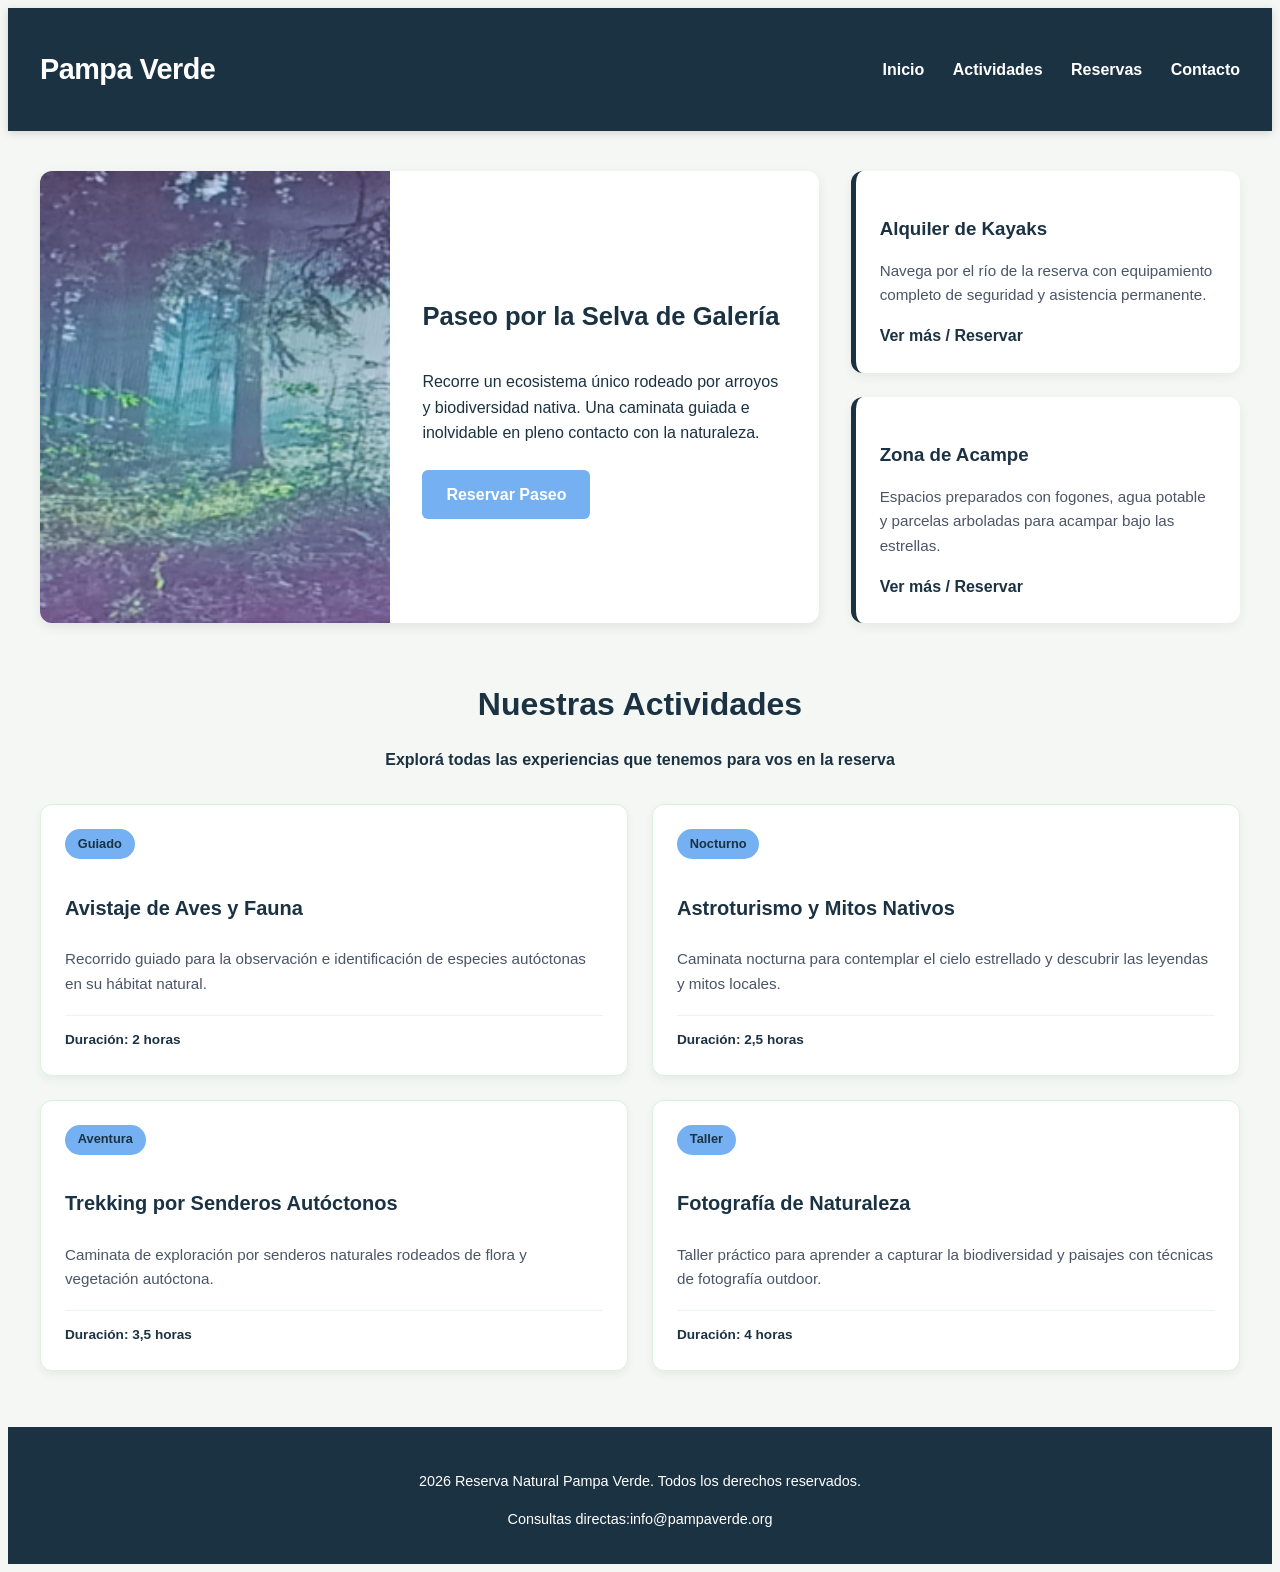
<file: index.html>
<!DOCTYPE html>
<html lang="es">
<head>
  <meta charset="UTF-8">
  <meta name="viewport" content="width=device-width, initial-scale=1.0">
  <title>Reserva Natural Pampa Verde</title>
  <link rel="stylesheet" href="estilos.css">
</head>
<body>

  <header id="cabecera">
    <div class="logo">
      <h1>Pampa Verde</h1>
    </div>
    <nav class="menu-navegacion">
      <a href="index.html">Inicio</a>
      <a href="#actividades">Actividades</a>
      <a href="reserva.html">Reservas</a>
      <a href="tel:+5491112345678">Contacto</a>
    </nav>
  </header>

  <main class="contenedor-principal">
   
    <section id="atraccion-estrella">
      <img id="foto" class="imagen-atraccion" src="foto.png" alt="Paseo por la Selva de Galería">
      <div class="contenido-atraccion">
        <h2>Paseo por la Selva de Galería</h2>
        <p>Recorre un ecosistema único rodeado por arroyos y biodiversidad nativa. Una caminata guiada e inolvidable en pleno contacto con la naturaleza.</p>
        <a href="reserva.html" class="boton-accion">Reservar Paseo</a>
      </div>
    </section>

    <aside class="columna-servicios">
      <article class="tarjeta-servicio">
        <h3>Alquiler de Kayaks</h3>
        <p>Navega por el río de la reserva con equipamiento completo de seguridad y asistencia permanente.</p>
        <a href="reserva.html" class="enlace-servicio">Ver más / Reservar</a>
      </article>

      <article class="tarjeta-servicio">
        <h3>Zona de Acampe</h3>
        <p>Espacios preparados con fogones, agua potable y parcelas arboladas para acampar bajo las estrellas.</p>
        <a href="reserva.html" class="enlace-servicio">Ver más / Reservar</a>
      </article>
    </aside>

  </main>

  <section id="actividades" class="seccion-actividades">
    <div class="encabezado-seccion">
      <h2>Nuestras Actividades</h2>
      <p>Explorá todas las experiencias que tenemos para vos en la reserva</p>
    </div>

    <div class="grilla-actividades">

  
      <article class="tarjeta-actividad">
        <span class="categoria-actividad">Guiado</span>
        <h3>Avistaje de Aves y Fauna</h3>
        <p>Recorrido guiado para la observación e identificación de especies autóctonas en su hábitat natural.</p>
        <div class="pie-actividad">
          <span>Duración: 2 horas</span>
        </div>
      </article>

      <article class="tarjeta-actividad">
        <span class="categoria-actividad">Nocturno</span>
        <h3>Astroturismo y Mitos Nativos</h3>
        <p>Caminata nocturna para contemplar el cielo estrellado y descubrir las leyendas y mitos locales.</p>
        <div class="pie-actividad">
          <span>Duración: 2,5 horas</span>
        </div>
      </article>

      <article class="tarjeta-actividad">
        <span class="categoria-actividad">Aventura</span>
        <h3>Trekking por Senderos Autóctonos</h3>
        <p>Caminata de exploración por senderos naturales rodeados de flora y vegetación autóctona.</p>
        <div class="pie-actividad">
          <span>Duración: 3,5 horas</span>
        </div>
      </article>

      <article class="tarjeta-actividad">
        <span class="categoria-actividad">Taller</span>
        <h3>Fotografía de Naturaleza</h3>
        <p>Taller práctico para aprender a capturar la biodiversidad y paisajes con técnicas de fotografía outdoor.</p>
        <div class="pie-actividad">
          <span> Duración: 4 horas</span>
        </div>
      </article>

    </div>
  </section>

  <footer id="pie-pagina">
    <p>2026 Reserva Natural Pampa Verde. Todos los derechos reservados.</p>
    <p>Consultas directas:info@pampaverde.org </p>
  </footer>

</body>
</html>
</file>
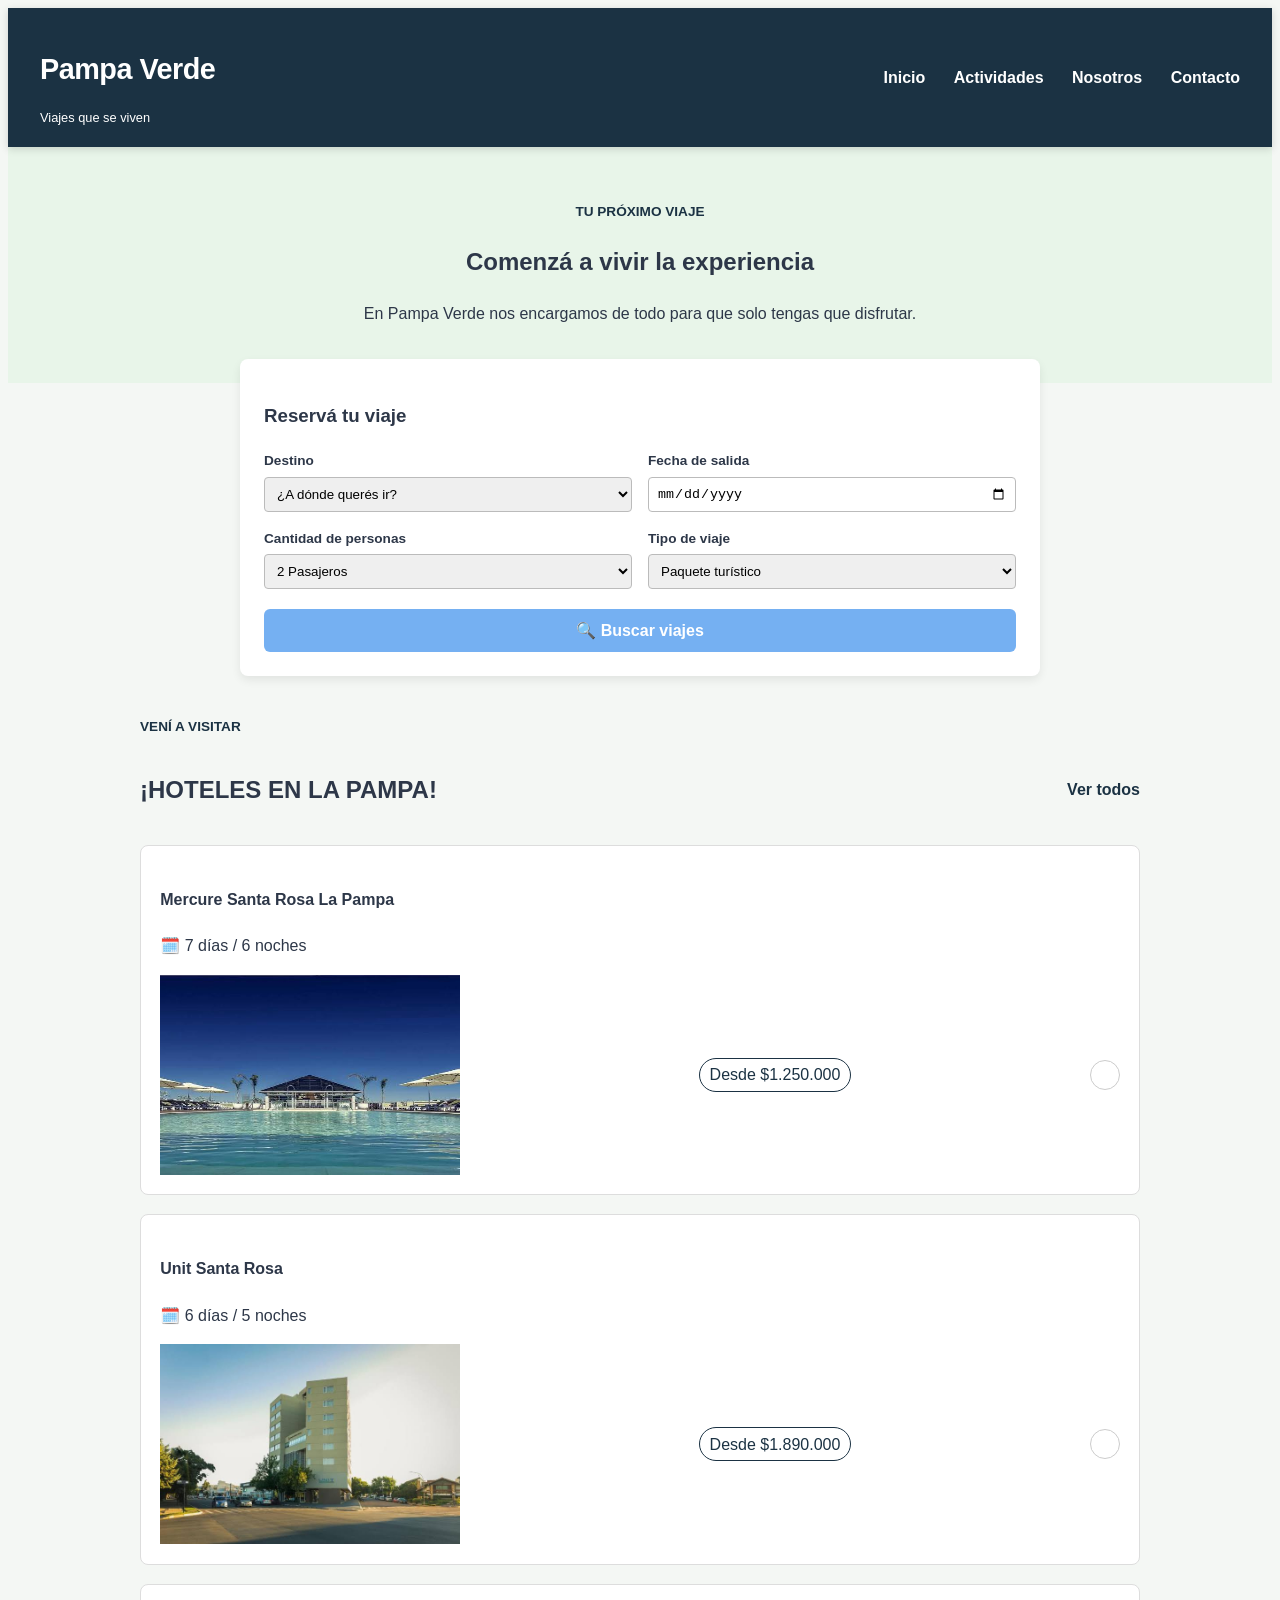
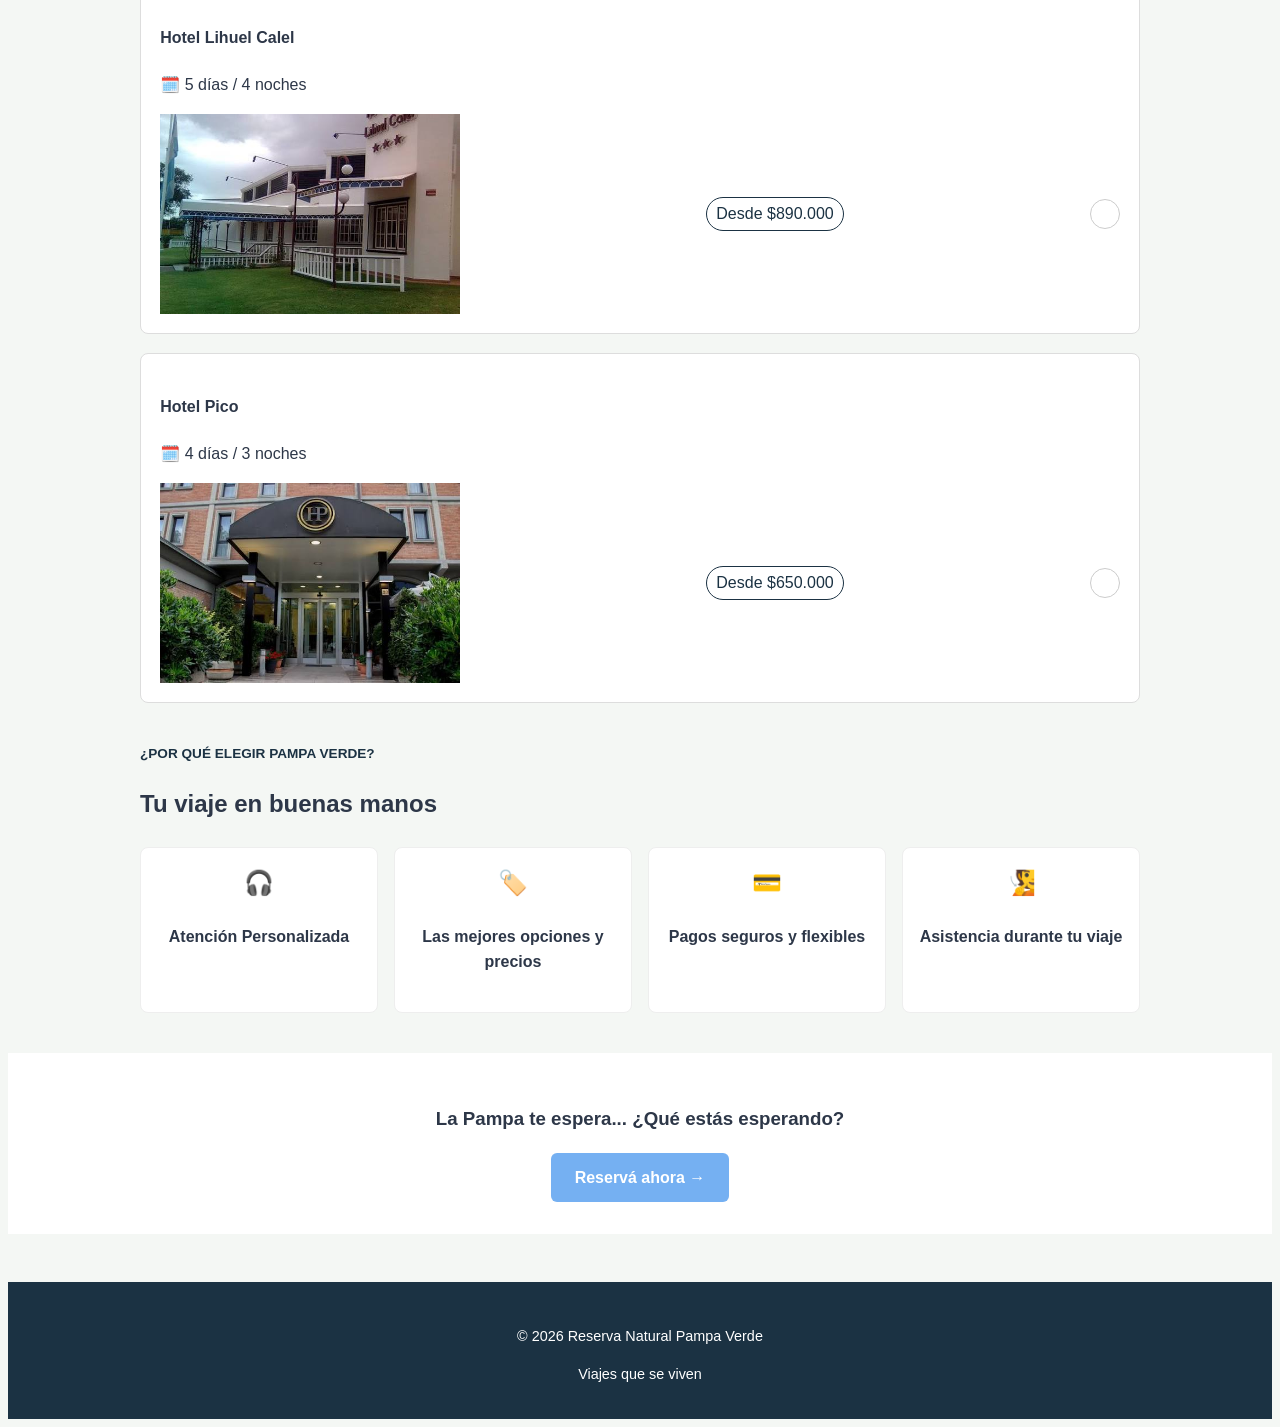
<file: reserva.html>
<!DOCTYPE html>
<html lang="es">
<head>
  <meta charset="UTF-8">
  <meta name="viewport" content="width=device-width, initial-scale=1.0">
  <title>Pampa Verde - Reservá tu viaje</title>
  <link rel="stylesheet" href="estilos.css">
</head>
<body>
  <header id="cabecera">
    <div class="logo">
      <h1>Pampa Verde</h1>
      <small>Viajes que se viven</small>
    </div>
    <nav class="menu-navegacion">
      <a href="index.html">Inicio</a>
      <a href="index.html#actividades">Actividades</a>
      <a href="#nosotros">Nosotros</a>
      <a href="tel:+5491112345678">Contacto</a>
    </nav>
  </header>

  <section class="hero-reserva">
    <p class="subtitulo">Tu próximo viaje</p>
    <h2>Comenzá a vivir la experiencia</h2>
    <p>En Pampa Verde nos encargamos de todo para que solo tengas que disfrutar.</p>
  </section>

  
  <section class="contenedor-formulario">
    <form class="caja-reserva">
      <h3>Reservá tu viaje</h3>
      
      <div class="grilla-formulario">
        <div class="campo">
          <label>Destino</label>
          <select>
            <option>¿A dónde querés ir?</option>
            <option>Paseo por la Selva de Galería</option>
            <option>Alquiler de Kayaks</option>
            <option>Zona de Acampe</option>
            <option>Avistamiento de Fauna</option>
          </select>
        </div>

        <div class="campo">
          <label>Fecha de salida</label>
          <input type="date">
        </div>

        <div class="campo">
          <label>Cantidad de personas</label>
          <select>
            <option>1 Pasajero</option>
            <option selected>2 Pasajeros</option>
            <option>3 Pasajeros</option>
            <option>4+ Pasajeros</option>
          </select>
        </div>

        <div class="campo">
          <label>Tipo de viaje</label>
          <select>
            <option>Paquete turístico</option>
            <option>Ecoturismo / Aventura</option>
            <option>Familiar</option>
          </select>
        </div>
      </div>

      <button type="submit" class="boton-buscar">🔍 Buscar viajes</button>
    </form>
  </section>

 
  <section class="seccion-destinos">
    <p class="etiqueta-sub">VENÍ A VISITAR</p>
    <div class="cabecera-destinos">
      <h2>¡HOTELES EN LA PAMPA!</h2>
      <a href="index.html#actividades" class="enlace-ver-todos">Ver todos </a>
    </div>

    <div class="grilla-cuatro-tarjetas">
      <article class="tarjeta-destino">
        <h4>Mercure Santa Rosa La Pampa</h4>
        <p>🗓️ 7 días / 6 noches</p>
        <div class="pie-tarjeta">
          <img id="hotel1" src="./Mercure Santa Rosa La Pampa.jpeg" width="300" height="200" alt="">
          <span class="precio">Desde $1.250.000</span>
          <button class="flecha"></button>
        </div>
      </article>

      <article class="tarjeta-destino">
        <h4>Unit Santa Rosa</h4>
        <p>🗓️ 6 días / 5 noches</p>
        <div class="pie-tarjeta">
          <img src="./Unit Santa Rosa.jpeg" width="300" height="200" alt="">
          <span class="precio">Desde $1.890.000</span>
          <button class="flecha"></button>
        </div>
      </article>

      <article class="tarjeta-destino">
        <h4>Hotel Lihuel Calel</h4>
        <p>🗓️ 5 días / 4 noches</p>
        <div class="pie-tarjeta">
          <img src="./Hotel Lihuel Calel.jpeg" width="300" height="200" alt="">
          <span class="precio">Desde $890.000</span>
          <button class="flecha"></button>
        </div>
      </article>

      <article class="tarjeta-destino">
        <h4>Hotel Pico</h4>
        <p>🗓️ 4 días / 3 noches</p>
        <div class="pie-tarjeta">
          <img src="./Hotel Pico.jpeg" width="300" height="200" alt="">
          <span class="precio">Desde $650.000</span>
          <button class="flecha"></button>
        </div>
      </article>
    </div>
  </section>

  
  <section class="seccion-beneficios" id="nosotros">
    <p class="etiqueta-sub">¿Por qué elegir Pampa Verde?</p>
    <h2>Tu viaje en buenas manos</h2>

    <div class="grilla-beneficios">
      <div class="item-beneficio">
        <span class="icono">🎧</span>
        <h4>Atención Personalizada</h4>
      </div>
      <div class="item-beneficio">
        <span class="icono">🏷️</span>
        <h4>Las mejores opciones y precios</h4>
      </div>
      <div class="item-beneficio">
        <span class="icono">💳</span>
        <h4>Pagos seguros y flexibles</h4>
      </div>
      <div class="item-beneficio">
        <span class="icono">🧏</span>
        <h4>Asistencia durante tu viaje</h4>
      </div>
    </div>
  </section>


  <section class="banner-cierre">
    <h3>La Pampa te espera... ¿Qué estás esperando?</h3>
    <a href="#cabecera" class="boton-accion">Reservá ahora &rarr;</a>
  </section>


  <footer id="pie-pagina">
    <p>© 2026 Reserva Natural Pampa Verde</p>
    <p>Viajes que se viven</p>
  </footer>

</body>
</html>
</file>
<file: estilos.css>
¿* {
  margin: 0;
  padding: 0;
  box-sizing: border-box;
}

html {
  scroll-behavior: smooth;
}

body {
  font-family: 'Segoe UI', Tahoma, Geneva, Verdana, sans-serif;
  background-color: #f4f7f4;
  color: #2d3748;
  line-height: 1.6;
}

#cabecera {
  background-color: #1b3243;
  color: #ffffff;
  padding: 1.2rem 2rem;
  display: flex;
  justify-content: space-between;
  align-items: center;
  position: sticky;
  top: 0;
  z-index: 1000;
  box-shadow: 0 2px 8px rgba(0, 0, 0, 0.15);
}

#cabecera .logo h1 {
  font-size: 1.8rem;
  font-weight: 700;
  letter-spacing: -0.5px;
}

#cabecera .logo small {
  color: #ffffff;
  font-size: 0.8rem;
  display: block;
  margin-top: -4px;
}

.menu-navegacion a {
  color: #ffffff;
  text-decoration: none;
  margin-left: 1.5rem;
  font-weight: 600;
  transition: color 0.3s ease;
}

.menu-navegacion a:hover {
  color: #b7e4c7;
}

.contenedor-principal {
  display: flex;
  gap: 2rem;
  max-width: 1200px;
  margin: 2.5rem auto 1rem auto;
  padding: 0 1.5rem;
}

#atraccion-estrella {
  display: flex;
  flex: 2;
  background-color: #ffffff;
  border-radius: 12px;
  overflow: hidden;
  box-shadow: 0 4px 12px rgba(0, 0, 0, 0.08);
}

#foto, .imagen-atraccion {
  width: 45%;
  min-height: 250px;
  object-fit: cover;
  display: block;
}

.contenido-atraccion {
  padding: 2rem;
  display: flex;
  flex-direction: column;
  justify-content: center;
  align-items: flex-start;
}

.contenido-atraccion h2 {
  color: #1b3243;
  margin-bottom: 1rem;
  font-size: 1.6rem;
}

.contenido-atraccion p {
  color: #1b3243;
  margin-bottom: 1.5rem;
}

.boton-accion, .boton-buscar {
  display: inline-block;
  background-color: #75b0f2;
  color: #ffffff;
  padding: 0.75rem 1.5rem;
  text-decoration: none;
  border-radius: 6px;
  font-weight: bold;
  border: none;
  cursor: pointer;
  transition: background-color 0.3s ease, transform 0.2s ease;
}

.boton-accion:hover, .boton-buscar:hover {
  background-color: #1b3243;
  transform: translateY(-2px);
}

.columna-servicios {
  display: flex;
  flex-direction: column;
  flex: 1;
  gap: 1.5rem;
}

.tarjeta-servicio {
  background-color: #ffffff;
  padding: 1.5rem;
  border-radius: 12px;
  border-left: 5px solid #1b3243;
  box-shadow: 0 4px 12px rgba(0, 0, 0, 0.06);
}

.tarjeta-servicio h3 {
  color: #1b3243;
  margin-bottom: 0.5rem;
}

.tarjeta-servicio p {
  color: #4a5568;
  font-size: 0.95rem;
  margin-bottom: 1rem;
}

.enlace-servicio {
  color: #1b3243;
  font-weight: bold;
  text-decoration: none;
}

.enlace-servicio:hover {
  text-decoration: underline;
}

.seccion-actividades {
  max-width: 1200px;
  margin: 3.5rem auto;
  padding: 0 1.5rem;
}

.encabezado-seccion {
  text-align: center;
  margin-bottom: 2rem;
}

.encabezado-seccion h2 {
  color: #1b3243;
  font-size: 2rem;
  margin-bottom: 0.3rem;
}

.encabezado-seccion p {
  color: #1b3243;
  font-weight: 600;
}

.grilla-actividades {
  display: grid;
  grid-template-columns: repeat(2, 1fr);
  gap: 1.5rem;
}

.tarjeta-actividad {
  background-color: #ffffff;
  border: 1px solid #d8f3dc;
  border-radius: 12px;
  padding: 1.5rem;
  display: flex;
  flex-direction: column;
  justify-content: space-between;
  box-shadow: 0 4px 10px rgba(0, 0, 0, 0.05);
  transition: transform 0.2s ease, box-shadow 0.2s ease;
}

.tarjeta-actividad:hover {
  transform: translateY(-4px);
  box-shadow: 0 8px 20px rgba(0, 0, 0, 0.1);
}

.categoria-actividad {
  display: inline-block;
  background-color: #75b0f2;
  color: #1b3243;
  font-size: 0.8rem;
  font-weight: bold;
  padding: 0.3rem 0.8rem;
  border-radius: 20px;
  margin-bottom: 0.8rem;
  align-self: flex-start;
}

.tarjeta-actividad h3 {
  color: #1b3243;
  margin-bottom: 0.5rem;
  font-size: 1.25rem;
}

.tarjeta-actividad p {
  color: #4a5568;
  font-size: 0.95rem;
  margin-bottom: 1.2rem;
  flex-grow: 1;
}

.pie-actividad {
  border-top: 1px solid #edf2f7;
  padding-top: 0.8rem;
  font-size: 0.85rem;
  font-weight: bold;
  color: #1b3243;
}

.hero-reserva {
  text-align: center;
  padding: 2.5rem 1rem;
  background-color: #e8f5e9;
}

.subtitulo, .etiqueta-sub {
  color: #1b3243;
  text-transform: uppercase;
  font-size: 0.85rem;
  font-weight: bold;
}

.contenedor-formulario {
  max-width: 800px;
  margin: -1.5rem auto 2rem auto;
  padding: 0 1rem;
}

.caja-reserva {
  background-color: #ffffff;
  padding: 1.5rem;
  border-radius: 8px;
  box-shadow: 0 4px 10px rgba(0,0,0,0.08);
}

.grilla-formulario {
  display: flex;
  flex-wrap: wrap;
  gap: 1rem;
  margin-top: 1rem;
}

.campo {
  flex: 1 1 calc(50% - 1rem);
  display: flex;
  flex-direction: column;
}

.campo label {
  font-size: 0.85rem;
  font-weight: bold;
  margin-bottom: 0.3rem;
}

.campo select, .campo input {
  padding: 0.5rem;
  border: 1px solid #bbb;
  border-radius: 4px;
}

.boton-buscar {
  width: 100%;
  margin-top: 1.2rem;
  font-size: 1rem;
}

.seccion-destinos, .seccion-beneficios {
  max-width: 1000px;
  margin: 2.5rem auto;
  padding: 0 1rem;
}

.cabecera-destinos {
  display: flex;
  justify-content: space-between;
  align-items: center;
  margin-bottom: 1rem;
}

.enlace-ver-todos {
  color: #1b3243;
  font-weight: bold;
  text-decoration: none;
}

.grilla-cuatro-tarjetas {
  display: flex;
  flex-wrap: wrap;
  gap: 1.2rem;
  
}

.tarjeta-destino {
  flex: 1 1 calc(50% - 1.2rem);
  background: #ffffff;
  padding: 1.2rem;
  border-radius: 8px;
  border: 1px solid #ddd;
}

.pie-tarjeta {
  display: flex;
  justify-content: space-between;
  align-items: center;
  margin-top: 1rem;
}

.precio {
  font-weight: lighter;
  color: #1b3243;
  border: 1px solid #1b3243;
  padding: 0.2rem 0.6rem;
  border-radius: 115px;
}

.flecha {
  background: none;
  border: 1px solid #ccc;
  border-radius: 50%;
  width: 30px;
  height: 30px;
  cursor: pointer;
}

.grilla-beneficios {
  display: flex;
  justify-content: space-between;
  gap: 1rem;
  margin-top: 1.5rem;
}

.item-beneficio {
  flex: 1;
  background: #ffffff;
  padding: 1rem;
  border-radius: 8px;
  border: 1px solid #eee;
  text-align: center;
}

.icono {
  font-size: 1.5rem;
  display: block;
  margin-bottom: 0.5rem;
}

.banner-cierre {
  text-align: center;
  background: #ffffff;
  padding: 2rem;
}

#pie-pagina {
  background-color: #1b3243;
  color: #ffffff;
  text-align: center;
  padding: 1.8rem 1rem;
  margin-top: 3rem;
  font-size: 0.9rem;
}

#pie-pagina p {
  margin-bottom: 0.3rem;
}

#pie-pagina a {
  color: #1b3243;
  text-decoration: none;
  font-weight: 600;
}

#pie-pagina a:hover {
  text-decoration: underline;
}
</file>
